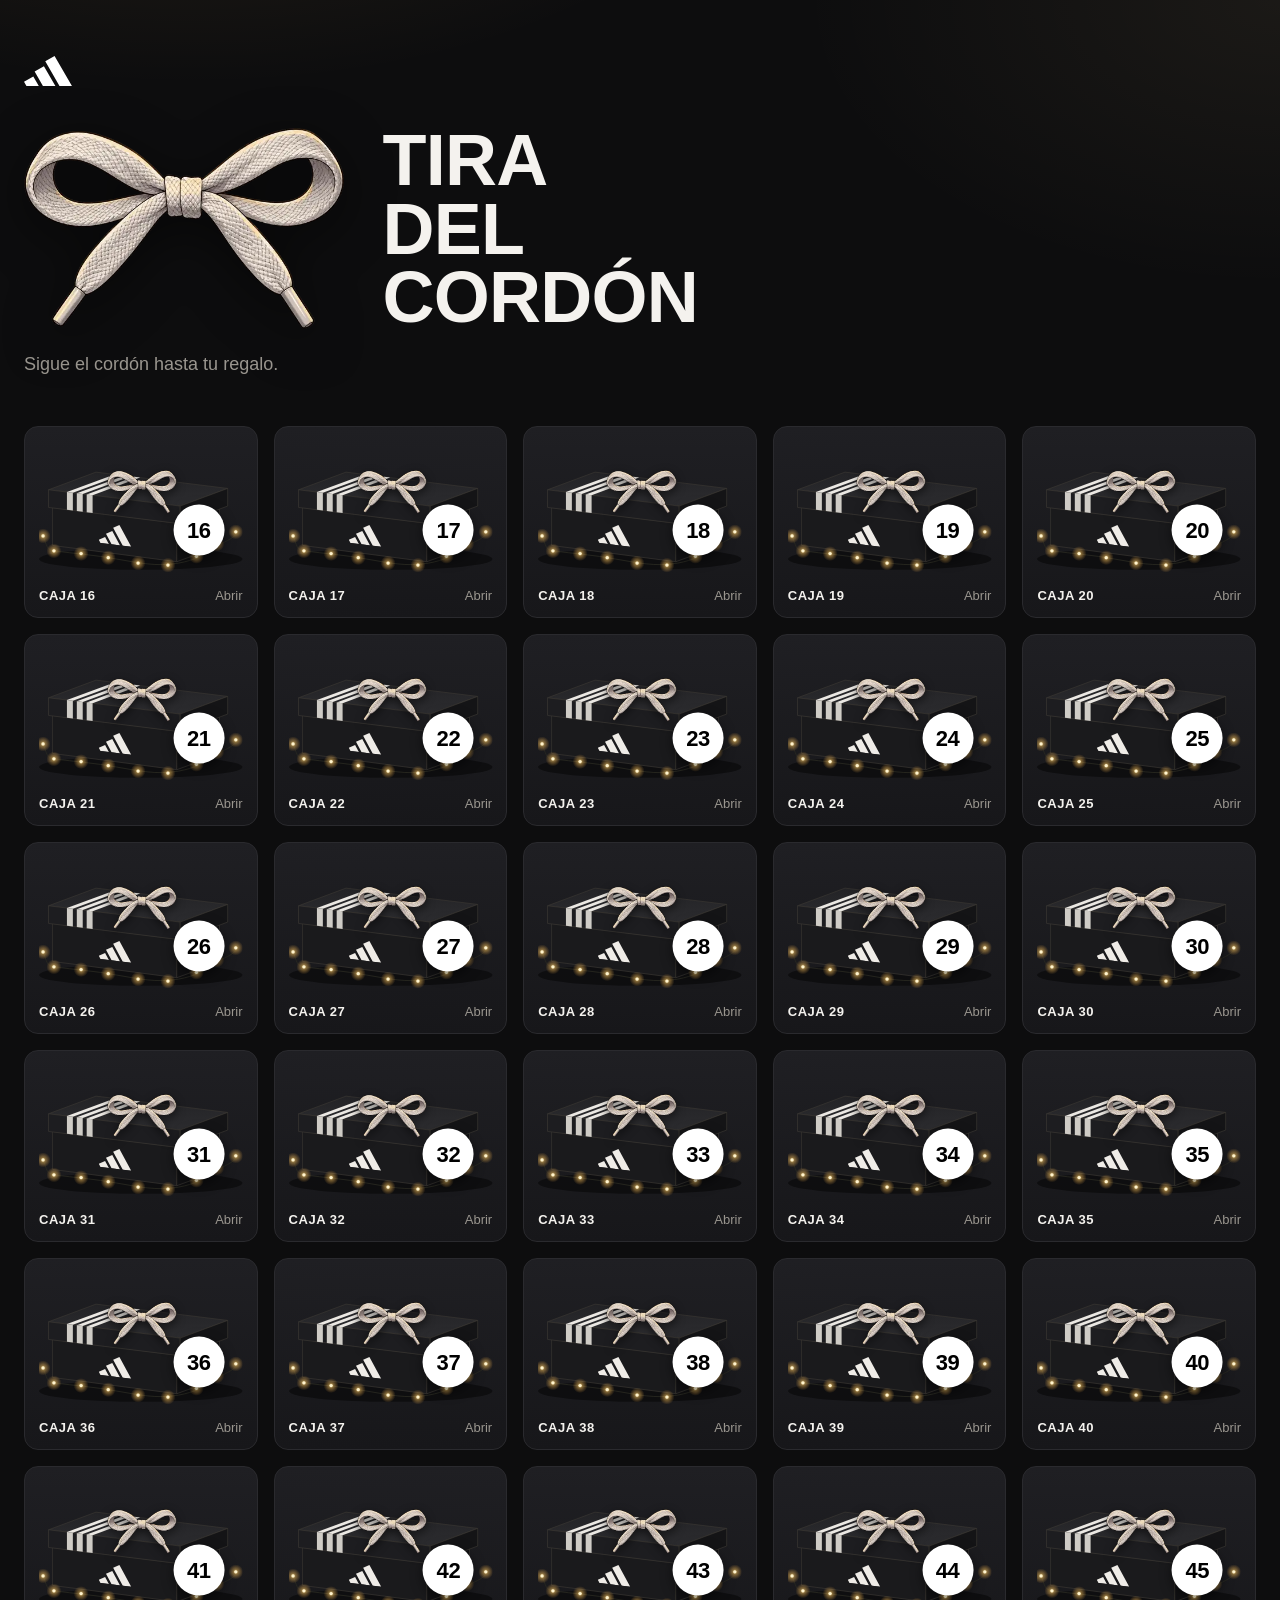
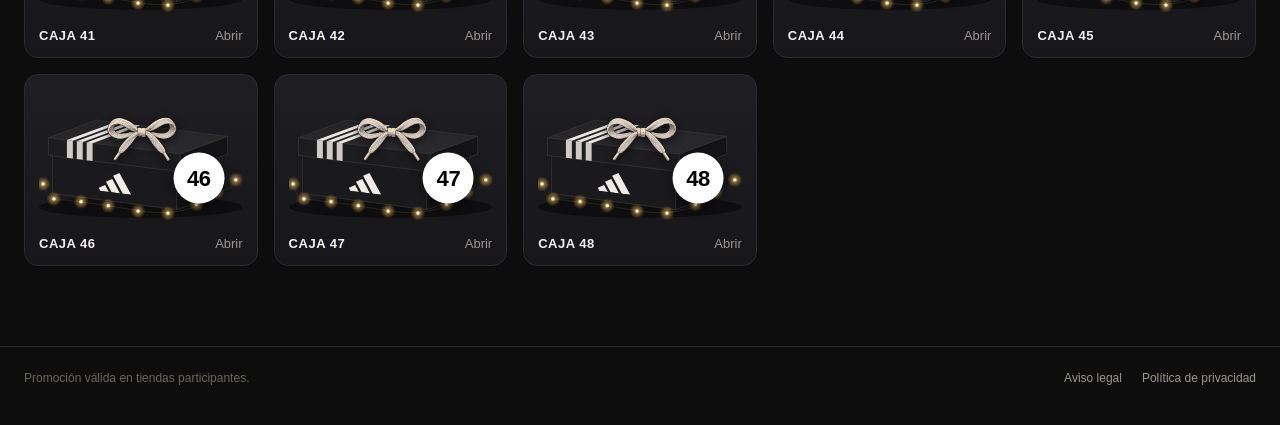
<file: index.html>
<!doctype html>
<html lang="es">
<head>
<meta charset="utf-8">
<meta name="viewport" content="width=device-width, initial-scale=1">
<title>adidas · Tira del cordón</title>
<link rel="icon" href="assets/favicon.svg" type="image/svg+xml">
<style>
  :root {
    --bg: #0d0d0e;
    --card: #17171a;
    --card-hi: #1f1f23;
    --line: #2a2a2e;
    --text: #f4f2ee;
    --muted: #9a968f;
    --warm: #ffd98a;
    --radius: 14px;
    --font: "Helvetica Neue", Helvetica, Arial, sans-serif;
  }
  * { box-sizing: border-box; }
  html, body { margin: 0; }
  body {
    min-height: 100vh;
    background:
      radial-gradient(60rem 30rem at 15% -10%, rgba(255, 200, 120, .10), transparent 60%),
      radial-gradient(50rem 30rem at 100% 0%, rgba(255, 220, 160, .06), transparent 60%),
      var(--bg);
    color: var(--text);
    font-family: var(--font);
    -webkit-font-smoothing: antialiased;
  }

  /* ── Hero ── */
  header { max-width: 1280px; margin: 0 auto; padding: 56px 24px 32px; }
  .brand { display: flex; align-items: center; gap: 10px; font-weight: 700; letter-spacing: .02em; }
  .brand svg { width: 48px; height: auto; display: block; }
  .eyebrow { margin: 48px 0 12px; font-size: 13px; letter-spacing: .18em; text-transform: uppercase; color: var(--warm); }
  .hero-title { display: flex; align-items: center; gap: clamp(16px, 3vw, 40px); margin-top: 40px; }
  .hero-lace { flex: none; width: clamp(88px, 26vw, 320px); height: auto; filter: drop-shadow(0 12px 24px rgba(0, 0, 0, .5)); }
  h1 { margin: 0; min-width: 0; font-size: clamp(24px, 6vw, 72px); line-height: .95; font-weight: 800; text-transform: uppercase; letter-spacing: -.01em; }
  .lead { margin: 20px 0 0; font-size: clamp(15px, 1.6vw, 18px); line-height: 1.5; color: var(--muted); }
  @media (min-width: 640px) { .lead { white-space: nowrap; } }

  /* ── Grid ── */
  main { max-width: 1280px; margin: 0 auto; padding: 16px 24px 80px; }
  .grid { display: grid; grid-template-columns: repeat(auto-fill, minmax(200px, 1fr)); gap: 16px; list-style: none; margin: 0; padding: 0; }
  .card {
    position: relative; width: 100%; display: flex; flex-direction: column; align-items: stretch;
    padding: 18px 14px 14px; border: 1px solid var(--line); border-radius: var(--radius);
    background: linear-gradient(180deg, var(--card-hi), var(--card));
    color: inherit; font: inherit; cursor: pointer; text-align: left;
    transition: transform .25s ease, border-color .25s ease, box-shadow .25s ease;
  }
  .card:hover, .card:focus-visible { transform: translateY(-4px); border-color: #4a453d; box-shadow: 0 18px 40px -18px rgba(255, 200, 120, .35); outline: none; }
  .card:focus-visible { box-shadow: 0 0 0 3px var(--warm); }
  .box { position: relative; width: 100%; aspect-ratio: 300 / 190; }
  .box svg { width: 100%; height: 100%; display: block; overflow: visible; }
  .box .lid { transition: transform .35s cubic-bezier(.3, 1.4, .5, 1); }
  .card:hover .lid, .card:focus-visible .lid { transform: translate(-2px, -9px) rotate(-1.5deg); }
  /* Lazo sobre la tapa: capa del mismo tamaño que el SVG para moverse igual que la tapa */
  .tie { position: absolute; inset: 0; transform-origin: 0 0; transition: transform .35s cubic-bezier(.3, 1.4, .5, 1); pointer-events: none; }
  .card:hover .tie, .card:focus-visible .tie { transform: translate(-.67%, -4.74%) rotate(-1.5deg); }
  .tie img { position: absolute; left: 50.7%; top: 36%; width: 34%; height: auto; translate: -50% -50%; filter: drop-shadow(0 3px 4px rgba(0, 0, 0, .55)); transition: transform .3s ease, opacity .3s ease; }
  .card:hover .tie img, .card:focus-visible .tie img { transform: rotate(-5deg) scale(1.05); }
  .card.pulling .tie img { animation: tug .42s ease-in forwards; }
  .card.opened .tie img { opacity: 0; }
  @keyframes tug {
    0%   { transform: scale(1.05) rotate(-5deg); }
    35%  { transform: scale(1.2, .85) translateY(6%); }
    100% { transform: scale(.35) translateY(-60%) rotate(14deg); opacity: 0; }
  }
  .num {
    position: absolute; left: 78.5%; top: 66%; translate: -50% -50%;
    width: 25%; aspect-ratio: 1; border-radius: 50%;
    display: grid; place-items: center;
    background: #fff; color: #000;
    font-weight: 800; font-size: clamp(16px, 2.2vw, 22px); letter-spacing: -.02em;
    box-shadow: 0 4px 12px rgba(0, 0, 0, .5);
  }
  .meta { display: flex; justify-content: space-between; align-items: center; margin-top: 14px; font-size: 13px; color: var(--muted); }
  .meta b { color: var(--text); font-weight: 700; letter-spacing: .04em; text-transform: uppercase; }
  .card.opened .meta span::after { content: " ✓"; color: var(--warm); }

  /* ── Preloader overlay ── */
  .loader {
    position: fixed; inset: 0; z-index: 50; display: grid; place-items: center;
    background: rgba(8, 8, 9, .92); backdrop-filter: blur(6px);
    opacity: 0; visibility: hidden; transition: opacity .3s ease, visibility .3s;
  }
  .loader.show { opacity: 1; visibility: visible; }
  .loader svg { width: min(260px, 60vw); height: auto; }

  /* ── Modal / Vale ── */
  dialog {
    width: min(720px, calc(100% - 32px)); max-width: none; max-height: calc(100dvh - 32px); overflow: auto; padding: 0; border: 0; background: transparent; color: #111;
  }
  dialog::backdrop { background: rgba(8, 8, 9, .85); backdrop-filter: blur(4px); }
  dialog[open] .voucher { animation: pop .5s cubic-bezier(.2, 1.3, .4, 1); }
  @keyframes pop { from { transform: scale(.85) translateY(20px); opacity: 0; } }
  .voucher { position: relative; display: grid; grid-template-columns: 150px minmax(0, 1fr); border-radius: 16px; overflow: hidden; background: #f4f2ee; box-shadow: 0 30px 80px rgba(0, 0, 0, .6); }
  .stub { position: relative; display: flex; flex-direction: column; align-items: center; justify-content: space-between; gap: 16px; padding: 28px 16px; background: #000; color: #fff; }
  .stub svg { width: 64px; height: auto; }
  .stub .tag { writing-mode: vertical-rl; transform: rotate(180deg); font-size: 12px; letter-spacing: .3em; text-transform: uppercase; color: #bbb; }
  .stub .circle { width: 64px; height: 64px; border-radius: 50%; display: grid; place-items: center; background: #fff; color: #000; font-size: 26px; font-weight: 800; }
  .stub::after { /* perforation */
    content: ""; position: absolute; top: 12px; bottom: 12px; right: -1px; width: 2px;
    background: repeating-linear-gradient(#f4f2ee 0 6px, transparent 6px 12px);
  }
  .body { position: relative; padding: 36px 36px 32px; background:
      repeating-linear-gradient(-60deg, transparent 0 28px, rgba(0,0,0,.035) 28px 46px) right / 40% 100% no-repeat, #f4f2ee; }
  .body .eyebrow { margin: 0 0 14px; color: #6d6a64; letter-spacing: .12em; }
  .body h2 { margin: 0; font-size: clamp(24px, 3.4vw, 34px); line-height: 1.02; font-weight: 800; text-transform: uppercase; letter-spacing: -.01em; padding-right: 28px; }
  .prizes { display: grid; gap: 10px; margin-top: 22px; }
  .prize { display: grid; grid-template-columns: auto minmax(0, 1fr); align-items: center; gap: 16px; padding: 10px 16px 10px 10px; border-radius: 12px; background: #fff; border: 1px solid #e2ded6; }
  .prize-txt { display: grid; gap: 4px; }
  .prize-img { width: 88px; height: 88px; border-radius: 8px; object-fit: cover; background: #fff; display: block; }
  .prize.extra .prize-img { outline: 1px solid #333; }
  @media (max-width: 560px) { .prize-img { width: 72px; height: 72px; } .prize { gap: 12px; } }
  .prize .label { font-size: 11px; letter-spacing: .16em; text-transform: uppercase; color: #6d6a64; }
  .prize strong { font-size: 20px; font-weight: 800; line-height: 1.15; }
  .prize small { font-size: 14px; color: #4c4944; }
  .prize[hidden] { display: none; }
  .prize.extra { background: #000; border-color: #000; color: #fff; }
  .prize.extra .label { color: var(--warm); }
  .prize.extra small { color: #c9c5be; }
  .redeem { display: flex; align-items: center; gap: 18px; margin: 20px 0 0; padding-top: 18px; border-top: 1px dashed #cfcac2; color: #2a2825; font-size: 16px; line-height: 1.4; }
  .redeem img { flex: none; width: 120px; height: auto; display: block; }
  @media (max-width: 560px) { .redeem img { width: 104px; } .redeem { font-size: 15px; gap: 14px; } }
  .close { position: absolute; top: 12px; right: 12px; width: 36px; height: 36px; border: 0; border-radius: 50%; background: rgba(0,0,0,.08); color: #111; font-size: 20px; line-height: 1; cursor: pointer; }
  .close:hover, .close:focus-visible { background: #000; color: #fff; outline: none; }
  .notch { position: absolute; left: 150px; width: 24px; height: 24px; border-radius: 50%; background: var(--bg); translate: -50% 0; z-index: 1; }
  .notch.t { top: -12px; } .notch.b { bottom: -12px; }

  footer { max-width: 1280px; margin: 0 auto; padding: 24px 24px 40px; border-top: 1px solid var(--line); display: flex; flex-wrap: wrap; justify-content: space-between; gap: 12px 24px; color: #6b675f; font-size: 12px; }
  footer nav { display: flex; gap: 20px; }
  footer a { color: #9a968f; text-decoration: none; }
  footer a:hover, footer a:focus-visible { color: var(--text); text-decoration: underline; }

  @media (max-width: 560px) {
    header { padding-top: 32px; }
    /* Hero a ancho completo: cordón + titular llenan la pantalla menos el margen lateral */
    header, main, footer { padding-left: 20px; padding-right: 20px; }
    .hero-title { gap: 3vw; margin-top: 32px; }
    .hero-lace { width: 44vw; }
    h1 { font-size: calc((53vw - 40px) / 4.39); line-height: .92; }
    .grid { grid-template-columns: repeat(2, 1fr); gap: 10px; }
    .card { padding: 14px 10px 10px; }
    .voucher { grid-template-columns: minmax(0, 1fr); }
    .stub { flex-direction: row; padding: 18px 64px 18px 20px; }
    .stub svg { width: 52px; }
    .stub .circle { width: 52px; height: 52px; font-size: 22px; }
    .close { background: rgba(255,255,255,.15); color: #fff; }
    .stub .tag { writing-mode: horizontal-tb; transform: none; }
    .stub::after { top: auto; bottom: -1px; left: 12px; right: 12px; width: auto; height: 2px; background: repeating-linear-gradient(90deg, #f4f2ee 0 6px, transparent 6px 12px); }
    .notch { display: none; }
    .body { padding: 28px 22px 24px; }
  }
  @media (prefers-reduced-motion: reduce) {
    *, *::before, *::after { transition-duration: .01ms !important; animation-duration: .01ms !important; }
  }
</style>
</head>
<body>

<!-- Shared SVG definitions: box drawn once, reused by every card -->
<svg width="0" height="0" style="position:absolute" aria-hidden="true">
  <defs>
    <radialGradient id="glow">
      <stop offset="0" stop-color="#ffe7a8" stop-opacity=".95"/>
      <stop offset=".35" stop-color="#ffc861" stop-opacity=".45"/>
      <stop offset="1" stop-color="#ffb347" stop-opacity="0"/>
    </radialGradient>
    <linearGradient id="topShade" x1="0" y1="1" x2="0" y2="0">
      <stop offset="0" stop-color="#2c2c2f"/><stop offset="1" stop-color="#232326"/>
    </linearGradient>
    <symbol id="mark" viewBox="0 0 50.1 31.5">
      <path fill="currentColor" fill-rule="evenodd" d="M50.1 31.4 31.9 0l-9.7 5.6 14.9 25.8h13ZM32.8 31.4l-12-20.7-9.7 5.6 8.7 15.1h13ZM9.7 21.4l5.8 10H2.6L0 27l9.7-5.6Z"/>
    </symbol>
    <!-- body + floor shadow + lights -->
    <symbol id="boxBase" viewBox="0 0 300 190">
      <ellipse cx="150" cy="168" rx="150" ry="16" fill="#000" opacity=".45"/>
      <g stroke="#3b3733" stroke-width="1" stroke-linejoin="round">
        <path d="M20 92 203 115 203 172 20 148z" fill="#1a1a1c"/>
        <path d="M203 115 266 92 266 149 203 172z" fill="#111113"/>
      </g>
      <!-- logo on front face, sheared to follow perspective -->
      <g transform="matrix(1 .1257 0 1 0 0)" fill="#efece7">
        <use href="#mark" x="88" y="103" width="48" height="30" style="color:#efece7"/>
      </g>
      <!-- string lights -->
      <path d="M4 132c8 10 4 22 18 24 30 4 60 6 92 12 30 5 60 12 92 6 22-4 40-12 56-24 10-8 22-10 30-20" fill="none" stroke="#2a2b22" stroke-width="1.2"/>
      <g id="bulbs"></g>
    </symbol>
    <symbol id="boxLid" viewBox="0 0 300 190">
      <g stroke="#3b3733" stroke-width="1" stroke-linejoin="round">
        <path d="M14 66 208 90 278 64 84 40z" fill="url(#topShade)"/>
        <path d="M14 66 208 90 208 116 14 92z" fill="#1d1d20"/>
        <path d="M208 90 278 64 278 90 208 116z" fill="#141416"/>
      </g>
      <g id="lidStripes"></g>
    </symbol>
  </defs>
</svg>

<header>
  <div class="brand"><svg viewBox="0 0 50.1 31.5" role="img" aria-label="adidas"><use href="#mark" style="color:#fff"/></svg></div>
  <div class="hero-title">
    <img class="hero-lace" src="assets/cordon-header.webp" alt="" width="560" height="352" fetchpriority="high">
    <h1>Tira<br>del<br>cordón</h1>
  </div>
  <p class="lead">Sigue el cordón hasta tu regalo.</p>
</header>

<main>
  <ul class="grid" id="grid"></ul>
</main>

<footer>
  <span>Promoción válida en tiendas participantes.</span>
  <nav aria-label="Legal">
    <a href="aviso-legal.html">Aviso legal</a>
    <a href="politica-privacidad.html">Política de privacidad</a>
  </nav>
</footer>

<!-- Preloader -->
<div class="loader" id="loader" aria-hidden="true">
<svg xmlns="http://www.w3.org/2000/svg" viewBox="20 20 360 230" role="img" aria-label="Cargando">
<defs>
<path id="l" d="M92 212C120 175 165 135 192 108C140 122 52 116 48 72C44 30 118 34 189 91C197 89 203 89 211 91C282 34 356 30 352 72C348 116 260 122 208 108C235 135 280 175 308 212"><animate attributeName="d" dur="3.2s" repeatCount="indefinite" calcMode="spline" keyTimes="0;.1;.3;.44;.56;.7;.86;1" keySplines=".5 0 .3 1;.5 0 .3 1;.5 0 .3 1;.5 0 .3 1;.5 0 .3 1;.5 0 .3 1;.5 0 .3 1" values="M92 212C120 175 165 135 192 108C140 122 52 116 48 72C44 30 118 34 189 91C197 89 203 89 211 91C282 34 356 30 352 72C348 116 260 122 208 108C235 135 280 175 308 212;M92 212C120 175 165 135 192 108C140 122 52 116 48 72C44 30 118 34 189 91C197 89 203 89 211 91C282 34 356 30 352 72C348 116 260 122 208 108C235 135 280 175 308 212;M70 205C105 175 160 130 192 108C155 120 96 116 92 86C88 56 140 60 189 91C197 89 203 89 211 91C260 60 312 56 308 86C304 116 245 120 208 108C240 130 295 175 330 205;M46 186C90 170 150 128 192 108C175 114 148 112 148 100C148 88 168 86 189 91C197 89 203 89 211 91C232 86 252 88 252 100C252 112 225 114 208 108C250 128 310 170 354 186;M72 206C22 150 192 182 193 106C194 103 193 101 193 99C193 97 192 95 196 94C204 92 196 92 204 94C208 95 207 97 207 99C207 101 206 103 207 106C208 182 378 150 328 206;M88 212C44 148 192 176 193 106C194 103 193 101 193 99C193 97 192 95 196 94C204 92 196 92 204 94C208 95 207 97 207 99C207 101 206 103 207 106C208 176 356 148 312 212;M70 205C105 175 160 130 192 108C155 120 96 116 92 86C88 56 140 60 189 91C197 89 203 89 211 91C260 60 312 56 308 86C304 116 245 120 208 108C240 130 295 175 330 205;M92 212C120 175 165 135 192 108C140 122 52 116 48 72C44 30 118 34 189 91C197 89 203 89 211 91C282 34 356 30 352 72C348 116 260 122 208 108C235 135 280 175 308 212"/></path>
<path id="a" d="M93.2 210.4L77.5 231.1"><animate attributeName="d" dur="3.2s" repeatCount="indefinite" calcMode="spline" keyTimes="0;.1;.3;.44;.56;.7;.86;1" keySplines=".5 0 .3 1;.5 0 .3 1;.5 0 .3 1;.5 0 .3 1;.5 0 .3 1;.5 0 .3 1;.5 0 .3 1" values="M93.2 210.4L77.5 231.1;M93.2 210.4L77.5 231.1;M71.5 203.7L51.8 220.6;M47.9 185.3L23.4 194.2;M70.7 204.5L88 223.9;M86.9 210.4L101.6 231.8;M71.5 203.7L51.8 220.6;M93.2 210.4L77.5 231.1"/></path>
<path id="b" d="M306.8 210.4L322.5 231.1"><animate attributeName="d" dur="3.2s" repeatCount="indefinite" calcMode="spline" keyTimes="0;.1;.3;.44;.56;.7;.86;1" keySplines=".5 0 .3 1;.5 0 .3 1;.5 0 .3 1;.5 0 .3 1;.5 0 .3 1;.5 0 .3 1;.5 0 .3 1" values="M306.8 210.4L322.5 231.1;M306.8 210.4L322.5 231.1;M328.5 203.7L348.2 220.6;M352.1 185.3L376.6 194.2;M329.3 204.5L312 223.9;M313.1 210.4L298.4 231.8;M328.5 203.7L348.2 220.6;M306.8 210.4L322.5 231.1"/></path>
<g id="w"><rect x="-10" y="-25" width="20" height="50" rx="9"/></g>
</defs>
<g fill="none" stroke-linejoin="round">
<use href="#l" stroke="#2b2622" stroke-width="31"/>
<use href="#l" stroke="#efdcae" stroke-width="27"/>
<use href="#l" stroke="#e7e3dd" stroke-width="21"/>
<use href="#l" stroke="#a8a096" stroke-width="17" stroke-dasharray="1.3 3.7" opacity=".4"/>
<g stroke-linecap="round">
<use href="#a" stroke="#2b2622" stroke-width="21"/><use href="#b" stroke="#2b2622" stroke-width="21"/>
<use href="#a" stroke="#cfcac3" stroke-width="16"/><use href="#b" stroke="#cfcac3" stroke-width="16"/>
<use href="#a" stroke="#f4f2ee" stroke-width="4" opacity=".8"/><use href="#b" stroke="#f4f2ee" stroke-width="4" opacity=".8"/>
</g>
</g>
<g transform="translate(200 99)">
<g><animate attributeName="opacity" dur="3.2s" repeatCount="indefinite" calcMode="spline" keyTimes="0;.1;.3;.44;.56;.7;.86;1" keySplines=".5 0 .3 1;.5 0 .3 1;.5 0 .3 1;.5 0 .3 1;.5 0 .3 1;.5 0 .3 1;.5 0 .3 1" values="1;1;1;.2;0;0;1;1"/>
<animateTransform attributeName="transform" type="scale" dur="3.2s" repeatCount="indefinite" calcMode="spline" keyTimes="0;.1;.3;.44;.56;.7;.86;1" keySplines=".5 0 .3 1;.5 0 .3 1;.5 0 .3 1;.5 0 .3 1;.5 0 .3 1;.5 0 .3 1;.5 0 .3 1" values="1;1;.92;.55;.3;.3;.92;1"/>
<g stroke="#2b2622" stroke-width="2.5">
<use href="#w" x="-10" fill="#efdcae"/><use href="#w" x="10" fill="#e7e3dd"/>
</g>
<g fill="none" stroke="#a8a096" stroke-width="15" stroke-dasharray="1.3 3.7" opacity=".4">
<path d="M-10-14v28M10-14v28"/>
</g>
</g>
</g>
</svg>
</div>

<!-- Voucher modal -->
<dialog id="voucher" aria-labelledby="v-title">
  <div class="voucher">
    <span class="notch t"></span><span class="notch b"></span>
    <div class="stub">
      <svg viewBox="0 0 50.1 31.5" aria-hidden="true"><use href="#mark" style="color:#fff"/></svg>
      <span class="tag">Vale regalo</span>
      <span class="circle" id="v-num">16</span>
    </div>
    <div class="body">
      <p class="eyebrow">Vale regalo · Caja nº <span id="v-num2">16</span></p>
      <h2 id="v-title">Acércate a la tienda de Adidas a por tu regalo</h2>
      <div class="prizes">
        <div class="prize">
          <img class="prize-img" id="p-main-img" alt="" width="88" height="88">
          <div class="prize-txt">
            <span class="label">Tu regalo</span>
            <strong id="p-main"></strong>
          </div>
        </div>
        <div class="prize extra" id="p-extra" hidden>
          <img class="prize-img" id="p-extra-img" alt="" width="88" height="88">
          <div class="prize-txt">
            <span class="label">¡Doble premio! · Con tu compra</span>
            <strong id="p-extra-name"></strong>
            <small id="p-extra-cond"></small>
          </div>
        </div>
      </div>
      <p class="redeem">
        <img src="assets/qr-app.svg" alt="Código QR de la app" width="120" height="114" decoding="async">
        <span>Recoge y canjea tu regalo en tienda mostrando el <b>QR de la app</b>.</span>
      </p>
    </div>
    <form method="dialog"><button class="close" aria-label="Cerrar">×</button></form>
  </div>
</dialog>

<script>
(function () {
  // ── Config ──
  var FIRST = 16, COUNT = 33;       // números 16 → 48
  var LOADER_MS = 1900;             // tiempo para que el lazo se deshaga

  // ── Premios ──
  var IMG = 'assets/premios/';
  var PREMIOS_INMEDIATOS = [
    { premio: 'Stickers de la marca', img: IMG + 'stickers.webp' },
    { premio: 'Lanyard de la marca',  img: IMG + 'lanyard.webp' },
    { premio: 'Bruma de la marca',    img: IMG + 'bruma.webp' },
    { premio: 'Gel de la marca',      img: IMG + 'gel.webp' }
  ];
  var PREMIOS_COMPRA = [            // doble premio, condicionado a compra mínima
    { premio: 'Balón de fútbol', img: IMG + 'balon.webp',     condicion: 'Por compras superiores a 110 € en outlets' },
    { premio: 'Balón de fútbol', img: IMG + 'balon.webp',     condicion: 'Por compras superiores a 150 € en franquicias' },
    { premio: 'Fragancia',       img: IMG + 'fragancia.webp', condicion: 'Por compras superiores a 70 € en outlets' },
    { premio: 'Balón de fútbol', img: IMG + 'balon.webp',     condicion: 'Por compras superiores a 120 € en franquicias' }
  ];
  var PROB_DOBLE = 0.3;             // probabilidad de que una caja incluya doble premio
  // Precarga las fotos de premios (~47 KB) para que el vale aparezca completo
  window.addEventListener('load', function () {
    PREMIOS_INMEDIATOS.concat(PREMIOS_COMPRA).forEach(function (p) { new Image().src = p.img; });
  });

  // Cada clic sortea de nuevo, sin repetir el regalo mostrado justo antes
  var ultimo = { main: null, extra: null };
  function pickDistinto(list, prev) {
    var opciones = list.filter(function (x) { return x !== prev; });
    return opciones[Math.floor(Math.random() * opciones.length)];
  }
  function premioPara() {
    var main = pickDistinto(PREMIOS_INMEDIATOS, ultimo.main);
    var extra = Math.random() < PROB_DOBLE ? pickDistinto(PREMIOS_COMPRA, ultimo.extra) : null;
    ultimo.main = main;
    if (extra) ultimo.extra = extra;
    return { main: main, extra: extra };
  }

  // ── Build lid stripes + bulbs once (inside the shared symbols) ──
  var NS = 'http://www.w3.org/2000/svg';
  var L1 = [14, 66], L2 = [208, 90], L4 = [84, 40], H = 26;
  function P(u, v) { return [L1[0] + u * (L2[0] - L1[0]) + v * (L4[0] - L1[0]), L1[1] + u * (L2[1] - L1[1]) + v * (L4[1] - L1[1])]; }
  function poly(pts, fill) { var p = document.createElementNS(NS, 'polygon'); p.setAttribute('points', pts.map(function (q) { return q.join(','); }).join(' ')); p.setAttribute('fill', fill); return p; }
  var stripes = document.getElementById('lidStripes');
  [0.14, 0.215, 0.29].forEach(function (u0) {
    var u1 = u0 + 0.045, a = P(u0, 0), b = P(u1, 0);
    stripes.appendChild(poly([P(u0, 1), P(u1, 1), b, a], '#ebe8e3'));
    stripes.appendChild(poly([a, b, [b[0], b[1] + H], [a[0], a[1] + H]], '#cfccc6'));
  });
  var bulbs = document.getElementById('bulbs');
  [[6, 134], [22, 156], [62, 160], [102, 166], [146, 174], [190, 177], [232, 164], [262, 146], [290, 128]].forEach(function (c) {
    var g = document.createElementNS(NS, 'circle'); g.setAttribute('cx', c[0]); g.setAttribute('cy', c[1]); g.setAttribute('r', 11); g.setAttribute('fill', 'url(#glow)');
    var d = document.createElementNS(NS, 'circle'); d.setAttribute('cx', c[0]); d.setAttribute('cy', c[1]); d.setAttribute('r', 2.4); d.setAttribute('fill', '#fff4cf');
    bulbs.appendChild(g); bulbs.appendChild(d);
  });

  // ── Cards ──
  var grid = document.getElementById('grid'), html = '';
  for (var n = FIRST; n < FIRST + COUNT; n++) {
    html += '<li><button class="card" data-n="' + n + '" aria-label="Abrir caja número ' + n + '">' +
      '<div class="box"><svg viewBox="0 0 300 190" aria-hidden="true"><use href="#boxBase"/><use class="lid" href="#boxLid"/></svg>' +
      '<span class="tie"><img src="assets/cordon-caja.webp" alt="" width="240" height="151" decoding="async"></span>' +
      '<span class="num">' + n + '</span></div>' +
      '<div class="meta"><b>Caja ' + n + '</b><span>Abrir</span></div></button></li>';
  }
  grid.innerHTML = html;

  // ── Click → preloader → vale ──
  var loader = document.getElementById('loader'), lace = loader.querySelector('svg');
  var dlg = document.getElementById('voucher'), busy = false, lastCard = null;
  var reduced = window.matchMedia('(prefers-reduced-motion: reduce)').matches;
  lace.pauseAnimations();

  grid.addEventListener('click', function (e) {
    var card = e.target.closest('.card');
    if (!card || busy) return;
    busy = true; lastCard = card;
    var n = card.dataset.n;
    document.getElementById('v-num').textContent = n;
    document.getElementById('v-num2').textContent = n;
    var p = premioPara(n), extra = document.getElementById('p-extra');
    document.getElementById('p-main').textContent = p.main.premio;
    document.getElementById('p-main-img').src = p.main.img;
    extra.hidden = !p.extra;
    if (p.extra) {
      document.getElementById('p-extra-img').src = p.extra.img;
      document.getElementById('p-extra-name').textContent = p.extra.premio;
      document.getElementById('p-extra-cond').textContent = p.extra.condicion;
    }

    // 1) se tira del lazo de la caja  2) preloader del cordón deshaciéndose  3) vale
    var tug = card.classList.contains('opened') || reduced ? 0 : 380;
    if (tug) card.classList.add('pulling');

    setTimeout(function () {
      lace.setCurrentTime(0);
      if (!reduced) lace.unpauseAnimations();
      loader.classList.add('show');

      setTimeout(function () {
        loader.classList.remove('show');
        lace.pauseAnimations();
        card.classList.remove('pulling');
        card.classList.add('opened');
        dlg.showModal();
        busy = false;
      }, reduced ? 400 : LOADER_MS);
    }, tug);
  });

  dlg.addEventListener('click', function (e) { if (e.target === dlg) dlg.close(); }); // click outside
  dlg.addEventListener('close', function () { if (lastCard) lastCard.focus(); });
})();
</script>
</body>
</html>
</file>
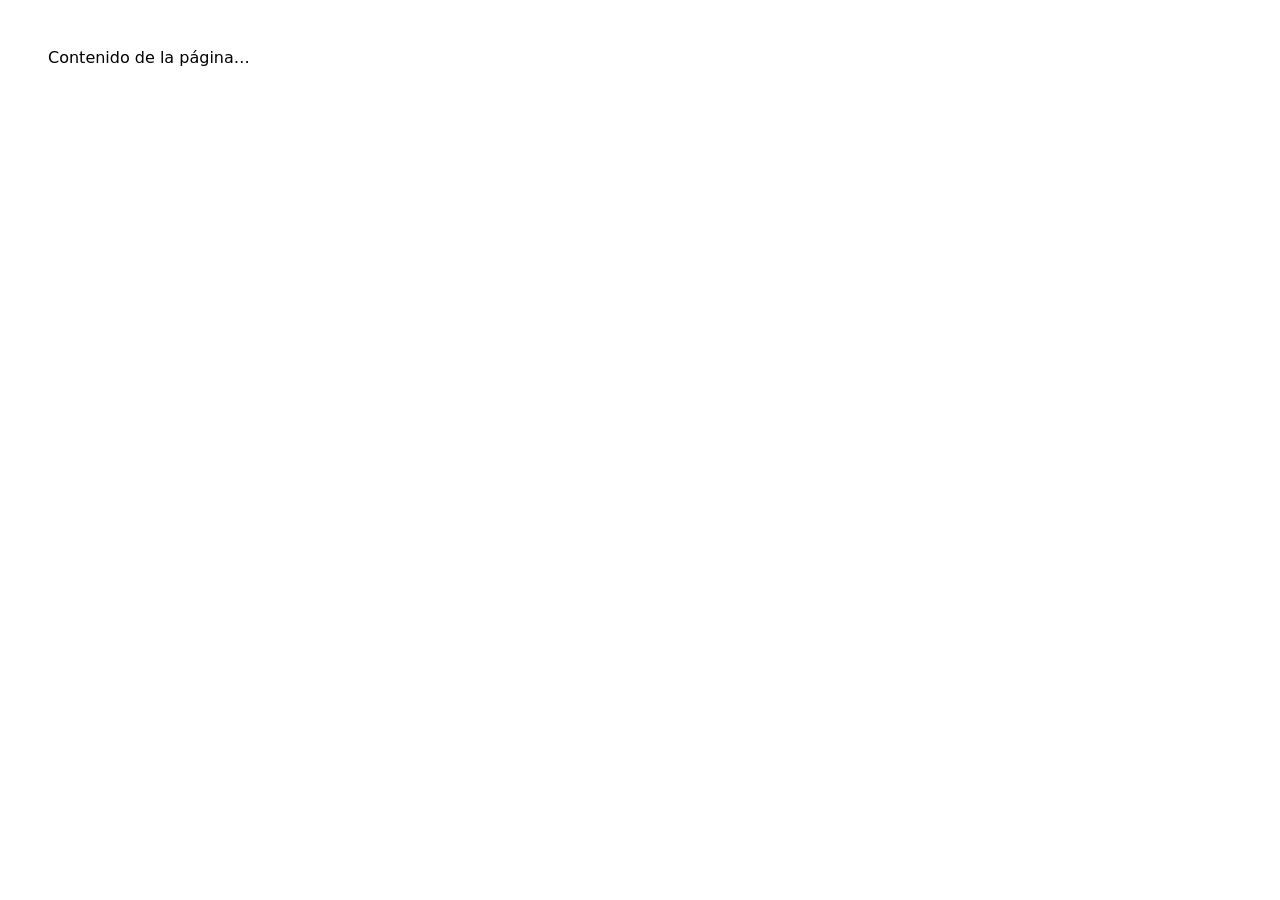
<file: preloader/index.html>
<!doctype html>
<html lang="es">
<head>
<meta charset="utf-8">
<meta name="viewport" content="width=device-width, initial-scale=1">
<title>Preloader cordón</title>
<style>
  /* ── Preloader: copia este bloque a tu CSS ── */
  .preloader {
    position: fixed; inset: 0; z-index: 9999;
    display: grid; place-items: center;
    background: #fff;
    transition: opacity .5s ease, visibility .5s;
  }
  .preloader img { width: min(240px, 55vw); height: auto; }
  .preloader.is-done { opacity: 0; visibility: hidden; }
</style>
</head>
<body>

<!-- ── Preloader: pon esto justo después de <body> ── -->
<div class="preloader" id="preloader" role="status" aria-label="Cargando">
  <img src="cordon-preloader.svg" alt="" width="240" height="153" fetchpriority="high">
</div>
<script>
  // Oculta el preloader al cargar la página (mínimo 1 ciclo visible = 3.2s, opcional)
  (function () {
    var el = document.getElementById('preloader'), MIN = 0, t0 = performance.now();
    window.addEventListener('load', function () {
      setTimeout(function () {
        el.classList.add('is-done');
        setTimeout(function () { el.remove(); }, 600); // tras el fade de .5s
      }, Math.max(0, MIN - (performance.now() - t0)));
    });
  })();
</script>

<main style="font:16px system-ui;padding:40px">Contenido de la página…</main>
</body>
</html>
</file>
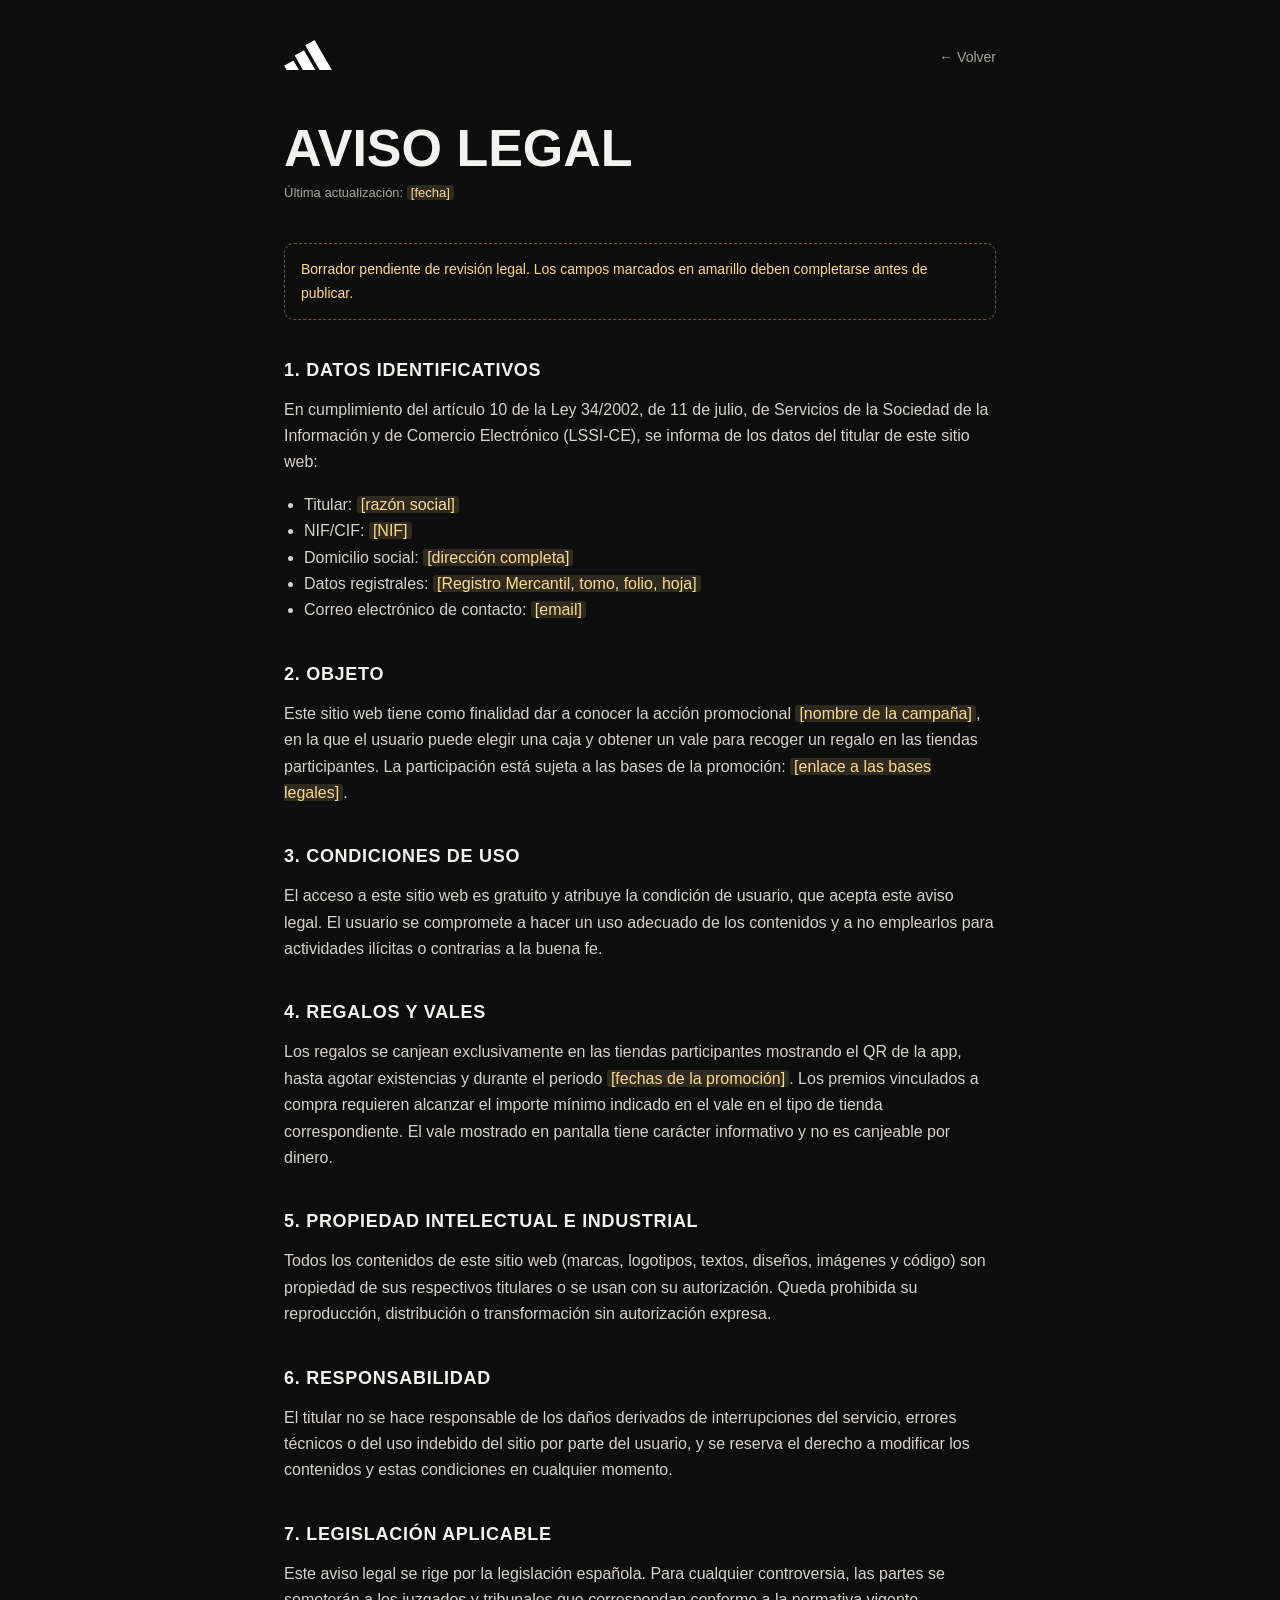
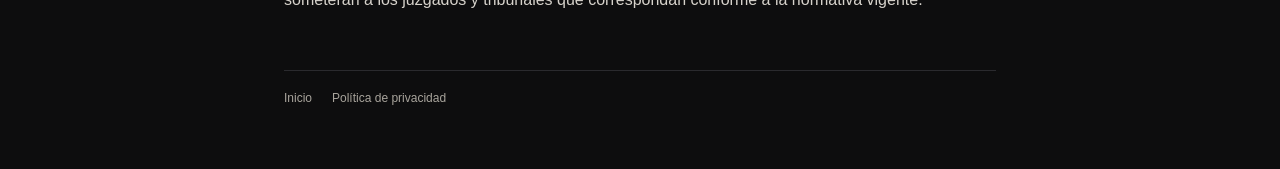
<file: aviso-legal.html>
<!doctype html>
<html lang="es">
<head>
<meta charset="utf-8">
<meta name="viewport" content="width=device-width, initial-scale=1">
<title>Aviso legal · Tira del cordón</title>
<link rel="icon" href="assets/favicon.svg" type="image/svg+xml">
<link rel="stylesheet" href="assets/legal.css">
</head>
<body>
<div class="wrap">
  <div class="top">
    <a href="index.html" aria-label="Volver al inicio"><img src="assets/logo-adidas-blanco.svg" alt="adidas" width="48" height="30"></a>
    <a class="back" href="index.html">← Volver</a>
  </div>

  <h1>Aviso legal</h1>
  <p class="updated">Última actualización: <em class="todo">[fecha]</em></p>

  <!-- BORRADOR: eliminar este aviso cuando el equipo legal haya validado y completado el texto -->
  <p class="note">Borrador pendiente de revisión legal. Los campos marcados en amarillo deben completarse antes de publicar.</p>

  <h2>1. Datos identificativos</h2>
  <p>En cumplimiento del artículo 10 de la Ley 34/2002, de 11 de julio, de Servicios de la Sociedad de la Información y de Comercio Electrónico (LSSI-CE), se informa de los datos del titular de este sitio web:</p>
  <ul>
    <li>Titular: <em class="todo">[razón social]</em></li>
    <li>NIF/CIF: <em class="todo">[NIF]</em></li>
    <li>Domicilio social: <em class="todo">[dirección completa]</em></li>
    <li>Datos registrales: <em class="todo">[Registro Mercantil, tomo, folio, hoja]</em></li>
    <li>Correo electrónico de contacto: <em class="todo">[email]</em></li>
  </ul>

  <h2>2. Objeto</h2>
  <p>Este sitio web tiene como finalidad dar a conocer la acción promocional <em class="todo">[nombre de la campaña]</em>, en la que el usuario puede elegir una caja y obtener un vale para recoger un regalo en las tiendas participantes. La participación está sujeta a las bases de la promoción: <em class="todo">[enlace a las bases legales]</em>.</p>

  <h2>3. Condiciones de uso</h2>
  <p>El acceso a este sitio web es gratuito y atribuye la condición de usuario, que acepta este aviso legal. El usuario se compromete a hacer un uso adecuado de los contenidos y a no emplearlos para actividades ilícitas o contrarias a la buena fe.</p>

  <h2>4. Regalos y vales</h2>
  <p>Los regalos se canjean exclusivamente en las tiendas participantes mostrando el QR de la app, hasta agotar existencias y durante el periodo <em class="todo">[fechas de la promoción]</em>. Los premios vinculados a compra requieren alcanzar el importe mínimo indicado en el vale en el tipo de tienda correspondiente. El vale mostrado en pantalla tiene carácter informativo y no es canjeable por dinero.</p>

  <h2>5. Propiedad intelectual e industrial</h2>
  <p>Todos los contenidos de este sitio web (marcas, logotipos, textos, diseños, imágenes y código) son propiedad de sus respectivos titulares o se usan con su autorización. Queda prohibida su reproducción, distribución o transformación sin autorización expresa.</p>

  <h2>6. Responsabilidad</h2>
  <p>El titular no se hace responsable de los daños derivados de interrupciones del servicio, errores técnicos o del uso indebido del sitio por parte del usuario, y se reserva el derecho a modificar los contenidos y estas condiciones en cualquier momento.</p>

  <h2>7. Legislación aplicable</h2>
  <p>Este aviso legal se rige por la legislación española. Para cualquier controversia, las partes se someterán a los juzgados y tribunales que correspondan conforme a la normativa vigente.</p>

  <footer>
    <a href="index.html">Inicio</a>
    <a href="politica-privacidad.html">Política de privacidad</a>
  </footer>
</div>
</body>
</html>
</file>
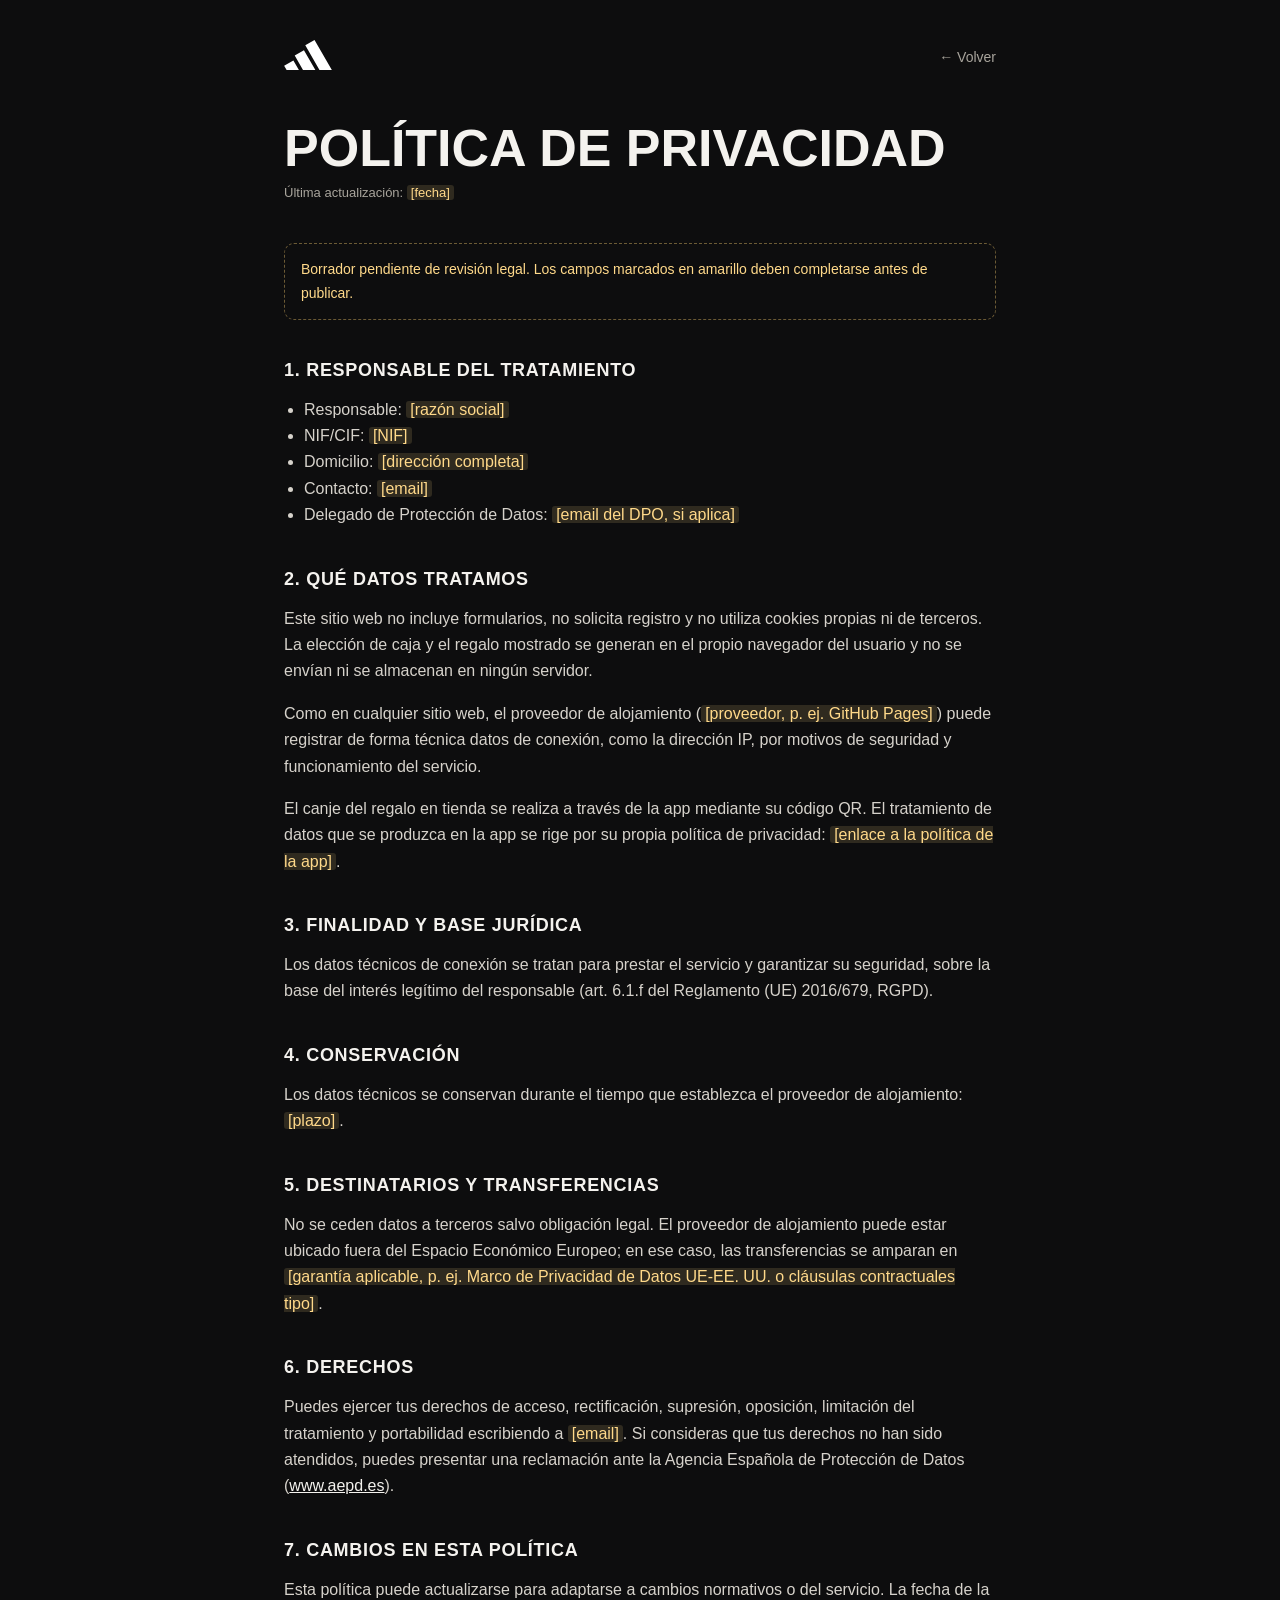
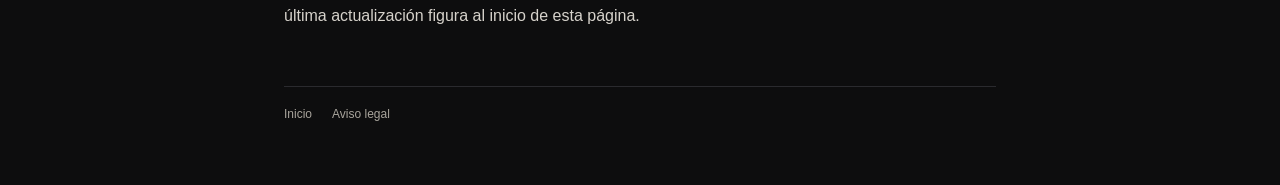
<file: politica-privacidad.html>
<!doctype html>
<html lang="es">
<head>
<meta charset="utf-8">
<meta name="viewport" content="width=device-width, initial-scale=1">
<title>Política de privacidad · Tira del cordón</title>
<link rel="icon" href="assets/favicon.svg" type="image/svg+xml">
<link rel="stylesheet" href="assets/legal.css">
</head>
<body>
<div class="wrap">
  <div class="top">
    <a href="index.html" aria-label="Volver al inicio"><img src="assets/logo-adidas-blanco.svg" alt="adidas" width="48" height="30"></a>
    <a class="back" href="index.html">← Volver</a>
  </div>

  <h1>Política de privacidad</h1>
  <p class="updated">Última actualización: <em class="todo">[fecha]</em></p>

  <!-- BORRADOR: eliminar este aviso cuando el equipo legal haya validado y completado el texto -->
  <p class="note">Borrador pendiente de revisión legal. Los campos marcados en amarillo deben completarse antes de publicar.</p>

  <h2>1. Responsable del tratamiento</h2>
  <ul>
    <li>Responsable: <em class="todo">[razón social]</em></li>
    <li>NIF/CIF: <em class="todo">[NIF]</em></li>
    <li>Domicilio: <em class="todo">[dirección completa]</em></li>
    <li>Contacto: <em class="todo">[email]</em></li>
    <li>Delegado de Protección de Datos: <em class="todo">[email del DPO, si aplica]</em></li>
  </ul>

  <h2>2. Qué datos tratamos</h2>
  <p>Este sitio web no incluye formularios, no solicita registro y no utiliza cookies propias ni de terceros. La elección de caja y el regalo mostrado se generan en el propio navegador del usuario y no se envían ni se almacenan en ningún servidor.</p>
  <p>Como en cualquier sitio web, el proveedor de alojamiento (<em class="todo">[proveedor, p. ej. GitHub Pages]</em>) puede registrar de forma técnica datos de conexión, como la dirección IP, por motivos de seguridad y funcionamiento del servicio.</p>
  <p>El canje del regalo en tienda se realiza a través de la app mediante su código QR. El tratamiento de datos que se produzca en la app se rige por su propia política de privacidad: <em class="todo">[enlace a la política de la app]</em>.</p>

  <h2>3. Finalidad y base jurídica</h2>
  <p>Los datos técnicos de conexión se tratan para prestar el servicio y garantizar su seguridad, sobre la base del interés legítimo del responsable (art. 6.1.f del Reglamento (UE) 2016/679, RGPD).</p>

  <h2>4. Conservación</h2>
  <p>Los datos técnicos se conservan durante el tiempo que establezca el proveedor de alojamiento: <em class="todo">[plazo]</em>.</p>

  <h2>5. Destinatarios y transferencias</h2>
  <p>No se ceden datos a terceros salvo obligación legal. El proveedor de alojamiento puede estar ubicado fuera del Espacio Económico Europeo; en ese caso, las transferencias se amparan en <em class="todo">[garantía aplicable, p. ej. Marco de Privacidad de Datos UE-EE. UU. o cláusulas contractuales tipo]</em>.</p>

  <h2>6. Derechos</h2>
  <p>Puedes ejercer tus derechos de acceso, rectificación, supresión, oposición, limitación del tratamiento y portabilidad escribiendo a <em class="todo">[email]</em>. Si consideras que tus derechos no han sido atendidos, puedes presentar una reclamación ante la Agencia Española de Protección de Datos (<a href="https://www.aepd.es" rel="noopener">www.aepd.es</a>).</p>

  <h2>7. Cambios en esta política</h2>
  <p>Esta política puede actualizarse para adaptarse a cambios normativos o del servicio. La fecha de la última actualización figura al inicio de esta página.</p>

  <footer>
    <a href="index.html">Inicio</a>
    <a href="aviso-legal.html">Aviso legal</a>
  </footer>
</div>
</body>
</html>
</file>
<file: assets/legal.css>
:root { --bg: #0d0d0e; --line: #2a2a2e; --text: #f4f2ee; --muted: #a8a49c; --warm: #ffd98a; }
* { box-sizing: border-box; }
html, body { margin: 0; }
body { min-height: 100vh; background: var(--bg); color: var(--text); font-family: "Helvetica Neue", Helvetica, Arial, sans-serif; -webkit-font-smoothing: antialiased; }
.wrap { max-width: 760px; margin: 0 auto; padding: 40px 24px 64px; }
.top { display: flex; align-items: center; justify-content: space-between; margin-bottom: 48px; }
.top svg { width: 48px; height: auto; display: block; }
.back { color: var(--muted); font-size: 14px; text-decoration: none; }
.back:hover, .back:focus-visible { color: var(--text); text-decoration: underline; }
h1 { margin: 0 0 8px; font-size: clamp(32px, 6vw, 52px); line-height: 1; font-weight: 800; text-transform: uppercase; }
.updated { margin: 0 0 40px; color: var(--muted); font-size: 13px; }
h2 { margin: 40px 0 12px; font-size: 18px; font-weight: 700; text-transform: uppercase; letter-spacing: .04em; }
p, li { color: #d6d2cb; font-size: 16px; line-height: 1.65; }
ul { padding-left: 20px; }
a { color: var(--text); }
.todo { background: rgba(255, 217, 138, .14); color: var(--warm); padding: 0 4px; border-radius: 3px; font-style: normal; }
.note { margin: 0 0 32px; padding: 14px 16px; border: 1px dashed #6b5a35; border-radius: 10px; color: var(--warm); font-size: 14px; }
footer { border-top: 1px solid var(--line); margin-top: 56px; padding-top: 20px; display: flex; gap: 20px; font-size: 12px; }
footer a { color: var(--muted); text-decoration: none; }
footer a:hover, footer a:focus-visible { color: var(--text); text-decoration: underline; }
</file>
